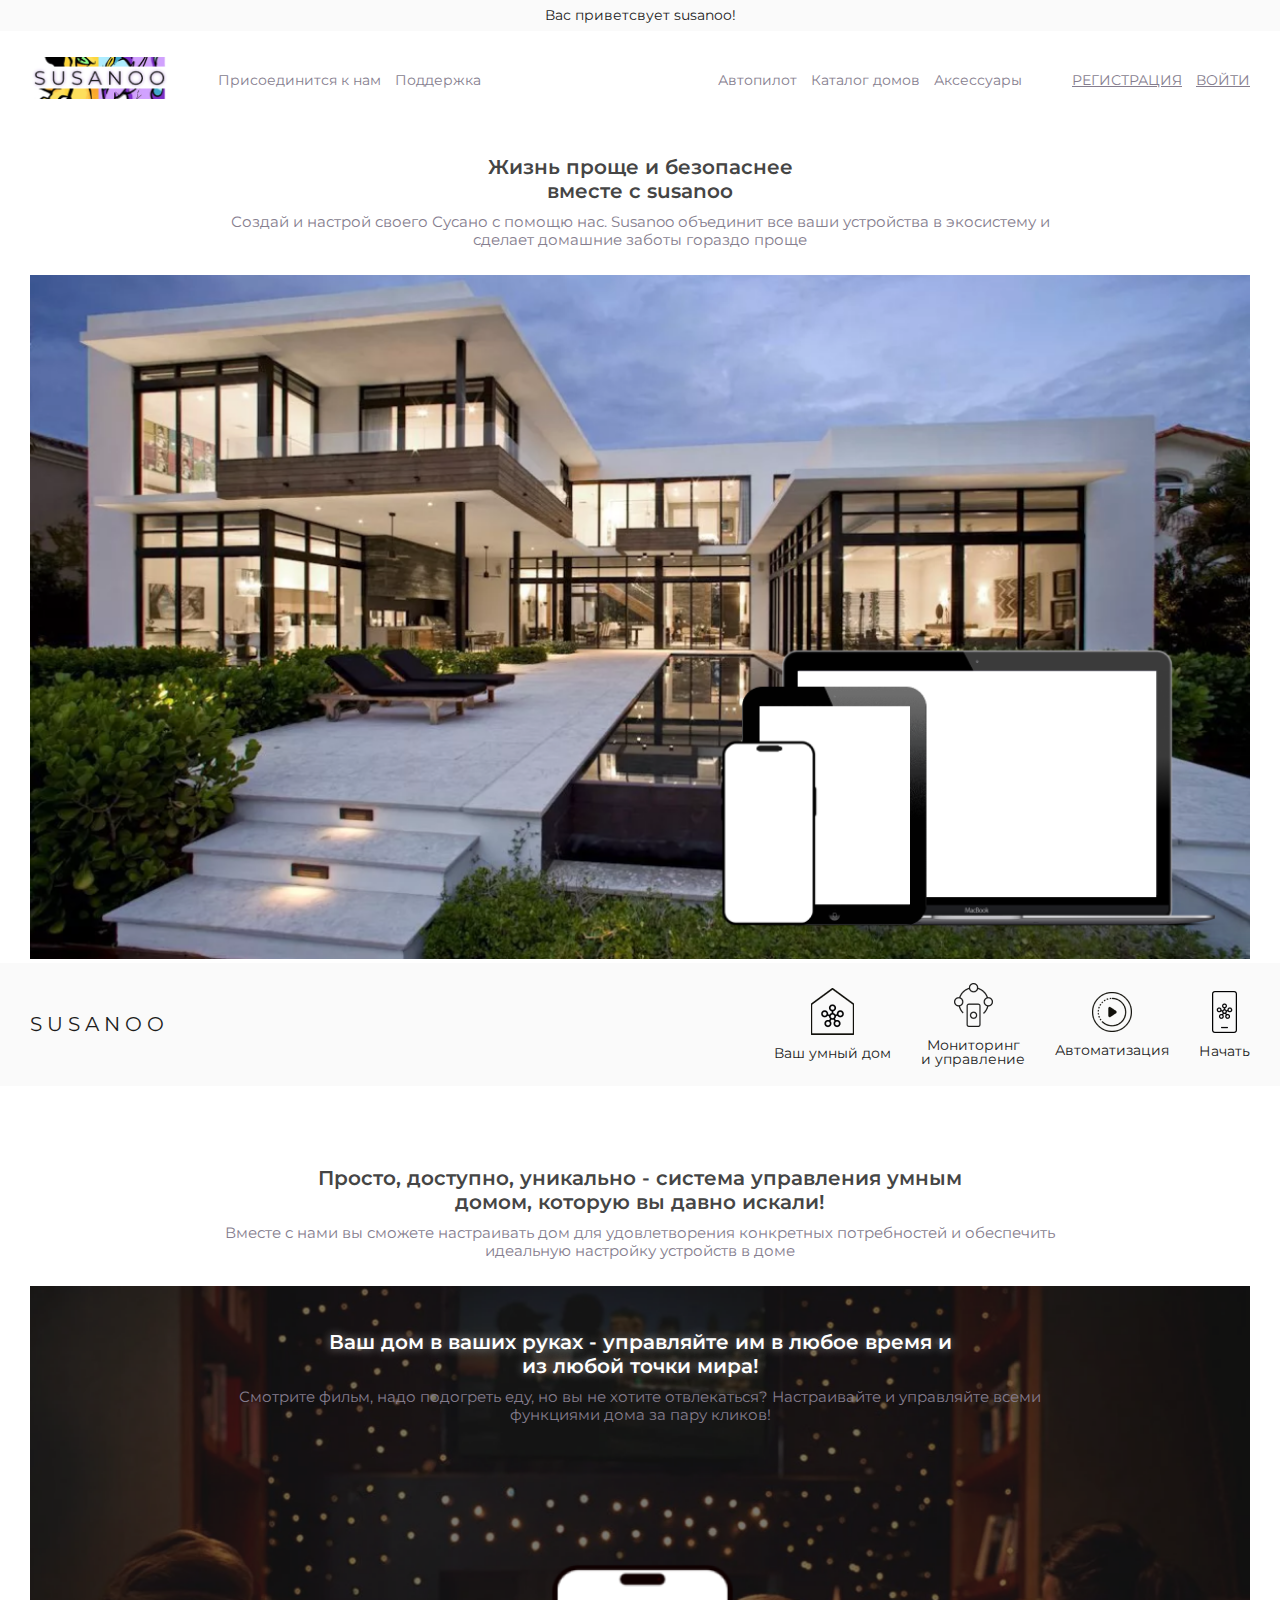
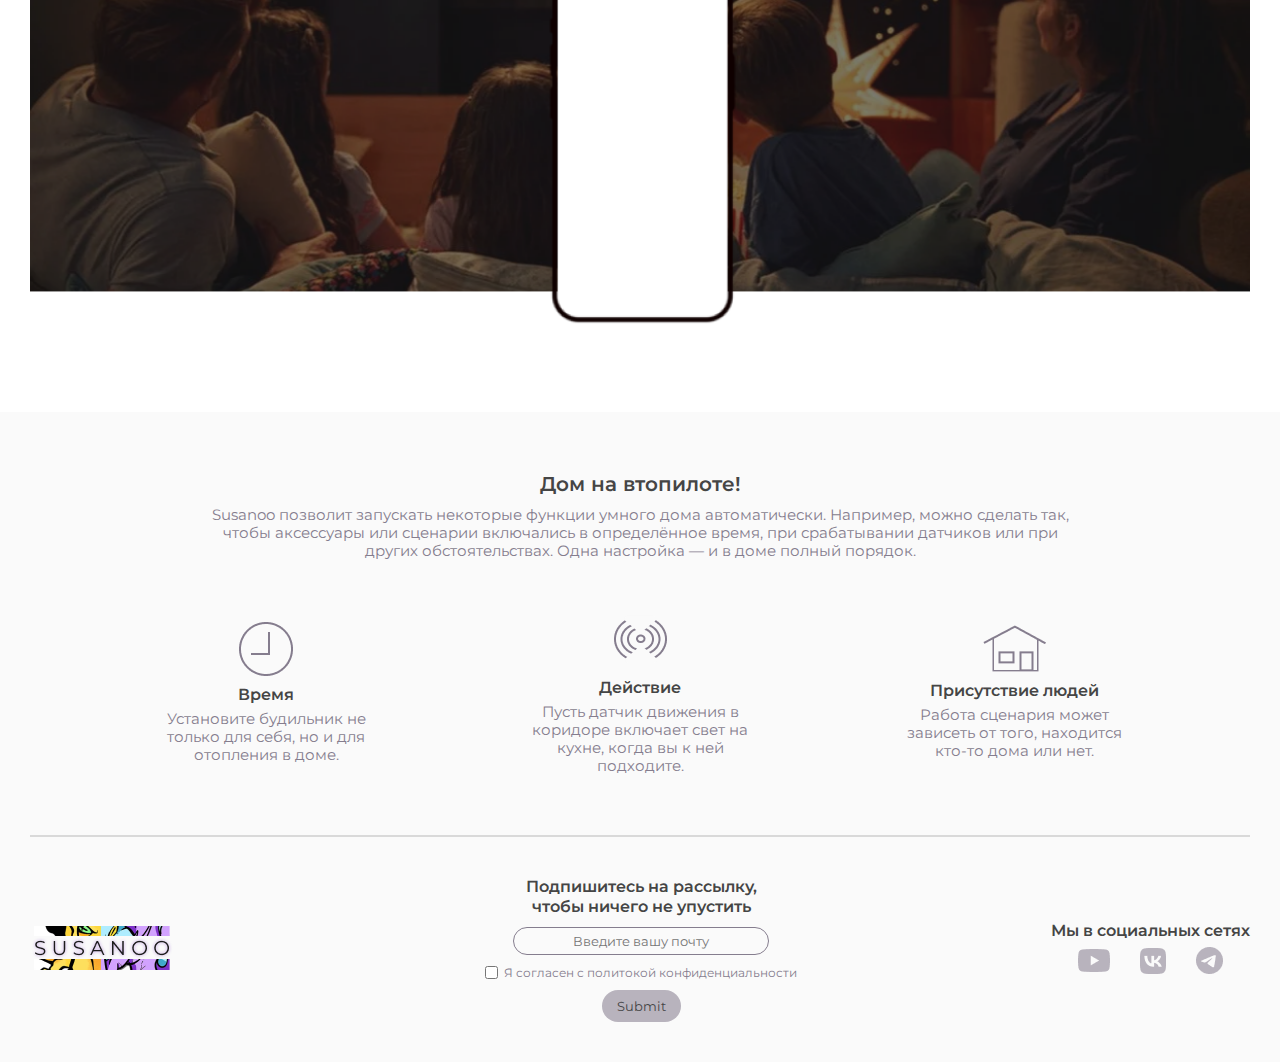
<file: index.html>
<!DOCTYPE html>
<html lang="en">
<head>
    <meta charset="UTF-8">
    <meta http-equiv="X-UA-Compatible" content="IE=edge">
    <meta name="viewport" content="width=device-width, initial-scale=1.0">
    <link rel="stylesheet" href="assets/css/index.css">
    <title>S U S A N O O</title>
</head>
<body>
    <!-- --------------------------F I R S T   W O R D---------------------->
    <div class="welcome">
        <p> Вас приветсвует susanoo! </p>
    </div>
    <!-- --------------------------F I R S T   W O R D---------------------->

    <!-- --------------------------H E A D E R---------------------->
    <header class="header">
        <div class="logo_header">
            <img src="assets/image/logo.png" alt="logo">
        </div>
        <div class="nav_menu_header">
            <div class="left_nav_menu">
                <a href="#"> Присоединится к нам </a>
                <a href="#"> Поддержка </a>
            </div>
            <div class="right_nav_menu">
                <a href="#"> Автопилот </a>
                <a href="#"> Каталог домов </a>
                <a href="#"> Аксессуары </a>
            </div>
        </div>
        <div class="buts_header">
            <div class="but_link">
                <a href="#"> РЕГИСТРАЦИЯ </a>
            </div>
            <div class="but_link">
                <a href="#"> ВОЙТИ </a>
            </div>

            <div class="but_burger_menu">
                <div class="burger_item"></div>
                <div class="burger_item"></div>
                <div class="burger_item"></div>
            </div>
        </div>

        
    </header>
    <!-- --------------------------H E A D E R---------------------->

    <!-- --------------------------B A N N E R---------------------->
    <div class="main_banner">
        <div class="title_block">
            <div class="main_title">
                <p> Жизнь проще и безопаснее вместе с susanoo </p>
            </div>
            <div class="second_title">
                <p> Создай и настрой своего Сусано с помощю нас. Susanoo 
                    объединит все ваши устройства в экосистему и сделает домашние
                     заботы гораздо проще </p>
            </div>
        </div>
        <!-- <div class="buts_banner">
            <a href="#"><div class="but_link_banner">
                <p> Купить умный дом </p>
                <img src="assets/image/arrow.png">
            </div>
            <a href="#"><div class="but_link_banner">
                <p> Присоединиться к нам </p>
                <img src="assets/image/arrow.png">
            </div></a>
        </div> -->
        <div class="banner_img">
            <img src="assets/image/banner.png" alt="banner">
        </div>
    </div>
    <!-- --------------------------B A N N E R---------------------->

    <!-- --------------------------N A V   M E N U  B A N N E R---------------------->
    <div class="nav_menu_banner">
        <div class="container_menu">
            <div class="logo_banner">
                <p> S U S A N O O </p>
            </div>
            <div class="icons_banner">
                <div class="sector_banner">
                    <div class="img_sector">
                        <img src="assets/image/banner_i1.png" alt="">
                    </div>
                    <p> Ваш умный дом </p>
                </div>
                <div class="sector_banner">
                    <div class="img_sector">
                        <img src="assets/image/banner_i2.png" alt="">
                    </div>
                    <p> Мониторинг <br> и управление </p>
                </div>
                <div class="sector_banner">
                    <div class="img_sector">
                        <img src="assets/image/banner_i3.png" alt="">
                    </div>
                    <p> Автоматизация </p>
                </div>
                <div class="sector_banner">
                    <div class="img_sector">
                        <img src="assets/image/banner_i4.png" alt="">
                    </div>
                    <p> Начать </p>
                </div>
            </div>
        </div>
    </div>
    <!-- --------------------------N A V   M E N U  B A N N E R---------------------->

    <!-- --------------------------C O N T R O L---------------------->
    <div class="control">
        <div class="title_block">
            <div class="main_title_cont">
                <p> Просто, доступно, уникально - система управления
                     умным домом, которую вы давно искали! </p>
            </div>
            <div class="second_title">
                <p> Вместе с нами вы сможете настраивать дом для 
                    удовлетворения конкретных потребностей и обеспечить 
                    идеальную настройку устройств в доме  </p>
            </div>
        </div>
        <div class="banner_control">
            <div class="img_banner_control">
                <img src="assets/image/banner_control.png">

                <div class="description_banner_control">
                    <div class="text_description_control">
                        <div class="main_description_control">
                            <p> Ваш дом в ваших руках - управляйте им в 
                                любое время и из любой точки мира! </p>
                        </div>
                        <div class="second_description_control">
                            <p> Смотрите фильм, надо подогреть еду, но вы 
                                не хотите отвлекаться? Настраивайте и управляйте 
                                всеми функциями дома за пару кликов! </p>
                        </div>
                    </div>
                </div>
            </div>
        </div>
    </div>
    <!-- --------------------------C O N T R O L---------------------->

    <!-- --------------------------A U T O   P I L O T---------------------->
    <div class="auto_pilot">
        <div class="container_auto_pilot">
            <div class="title_block">
                <div class="main_title">
                    <p> Дом на втопилоте! </p>
                </div>
                <div class="second_title">
                    <p> Susanoo позволит запускать некоторые функции 
                        умного дома автоматически. Например, можно сделать 
                        так, чтобы аксессуары или сценарии включались в 
                        определённое время, при срабатывании датчиков или 
                        при других обстоятельствах. Одна настройка — и в доме 
                        полный порядок. </p>
                </div>
            </div>

            <div class="sections_auto_pilot">
                <div class="section_auto_pilot">
                    <div class="icon_setction_auto_pilot">
                        <img src="assets/image/auto_i1.png" alt="">
                    </div>
                    <div class="title_section_auto_pilot">
                        <p> Время </p>
                    </div>
                    <div class="description_section_auto_pilot">
                        <p> Установите будильник не только для себя, 
                            но и для отопления в доме. </p>
                    </div>
                </div>
                <div class="section_auto_pilot">
                    <div class="icon_setction_auto_pilot">
                        <img src="assets/image/auto_i2.png" alt="">
                    </div>
                    <div class="title_section_auto_pilot">
                        <p> Действие </p>
                    </div>
                    <div class="description_section_auto_pilot">
                        <p> Пусть датчик движения в коридоре включает 
                            свет на кухне, когда вы к ней подходите. </p>
                    </div>
                </div>
                <div class="section_auto_pilot">
                    <div class="icon_setction_auto_pilot">
                        <img src="assets/image/auto_i3.png" alt="">
                    </div>
                    <div class="title_section_auto_pilot">
                        <p> Присутствие людей </p>
                    </div>
                    <div class="description_section_auto_pilot">
                        <p> Работа сценария может зависеть от того, 
                            находится кто-то дома или нет. </p>
                    </div>
                </div>
            </div>
            <!-- -------------------F O O T E R----------------------------- -->
            <div class="container_footer">
                <div class="logo_footer">
                    <img src="assets/image/logo_footer.png" alt="">
                </div>
                <div class="malling_footer">
                    <form class="form_input">
                        <div class="title_malling">
                            <p> Подпишитесь на рассылку, чтобы 
                                ничего не упустить </p>
                        </div>
                        <div class="input_malling">
                            <input type="text" placeholder="Введите вашу почту">
                        </div>
                        <label class="checkbox_input">
                            <input type="checkbox" required>
                            <p> Я согласен с политокой конфиденциальности </p>
                        </label>
                        <div class="but_form_malling">
                            <input type="submit" class="but_malling">
                        </div>
                    </form>
                </div>
                <div class="connect_footer">
                    <div class="title_connect_footer">
                        <p> Мы в социальных сетях </p>
                    </div>
                    <div class="icons_connect_footer">
                        <a href="#"> <img src="assets/image/footer_i1.png" alt="youtube"> </a>
                        <a href="#"> <img src="assets/image/footer_i2.png" alt="vk"> </a>
                        <a href="#"> <img src="assets/image/footer_i3.png" alt="tellegram"> </a>
                    </div>            
                </div>
            </div>
            <!-- -------------------F O O T E R----------------------------- -->
        </div>
    </div>
    <!-- --------------------------A U T O   P I L O T---------------------->


</body>
</html>
</file>
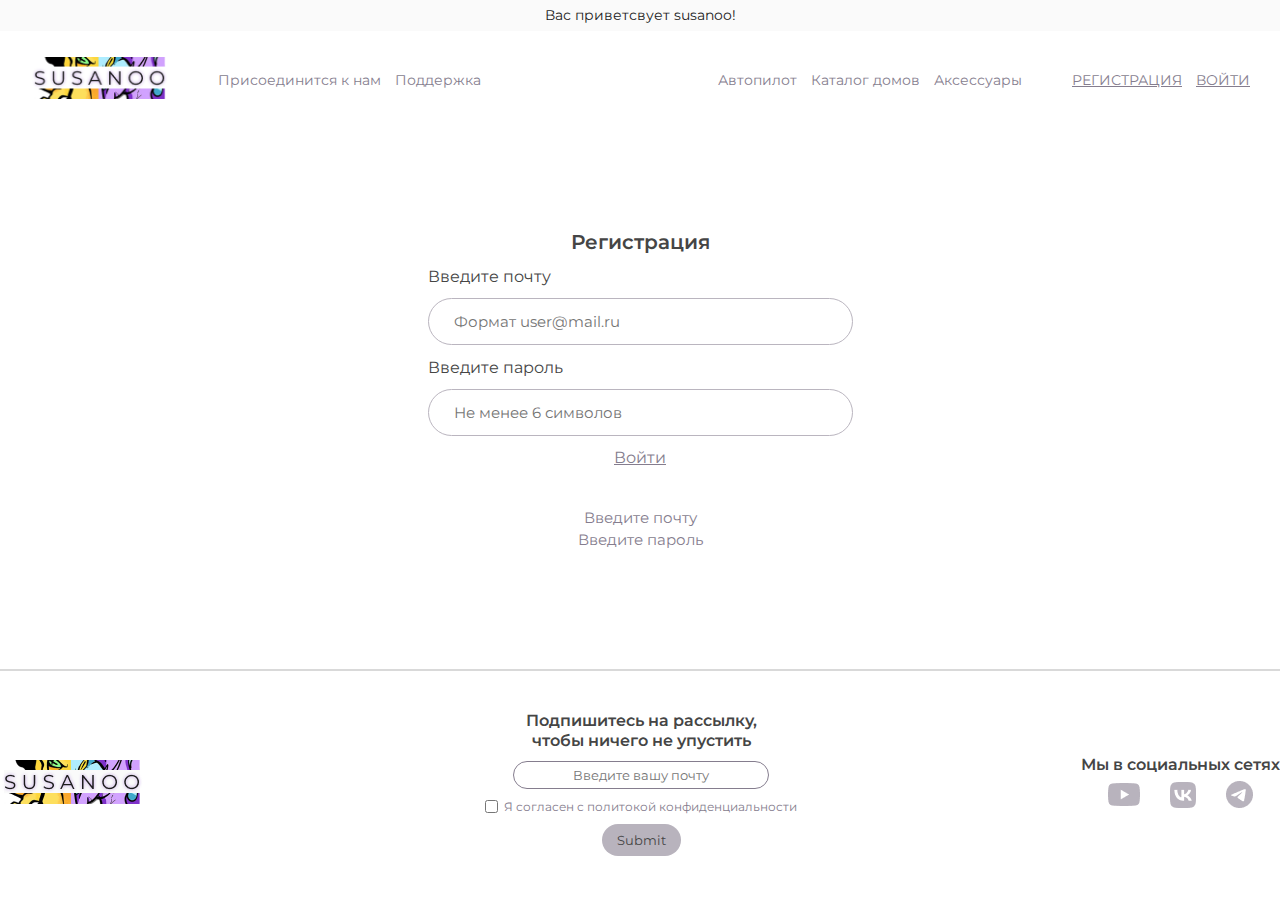
<file: auth.html>
<!DOCTYPE html>
<html lang="en">
<head>
    <meta charset="UTF-8">
    <meta http-equiv="X-UA-Compatible" content="IE=edge">
    <meta name="viewport" content="width=device-width, initial-scale=1.0">
    <link rel="stylesheet" href="assets/css/index.css">
    <title>S U S A N O O</title>
</head>
<body>
    <!-- --------------------------F I R S T   W O R D---------------------->
    <div class="welcome">
        <p> Вас приветсвует susanoo! </p>
    </div>
    <!-- --------------------------F I R S T   W O R D---------------------->

    <!-- --------------------------H E A D E R---------------------->
    <header class="header">
        <div class="logo_header">
            <img src="assets/image/logo.png" alt="logo">
        </div>
        <div class="nav_menu_header">
            <div class="left_nav_menu">
                <a href="#"> Присоединится к нам </a>
                <a href="#"> Поддержка </a>
            </div>
            <div class="right_nav_menu">
                <a href="#"> Автопилот </a>
                <a href="#"> Каталог домов </a>
                <a href="#"> Аксессуары </a>
            </div>
        </div>
        <div class="buts_header">
            <div class="but_link">
                <a href="#"> РЕГИСТРАЦИЯ </a>
            </div>
            <div class="but_link">
                <a href="#"> ВОЙТИ </a>
            </div>
        </div>
    </header>
    <!-- --------------------------H E A D E R---------------------->

    <div class="form_links_inputs">
        <form class="registr_auth">
            <div class="title_form">
                <p> Регистрация </p>
            </div>
            <div class="form_input_registr_auth">
                <p> Введите почту </p>
                <input type="text" placeholder="Формат user@mail.ru">
            </div>
            <div class="form_input_registr_auth">
                <p> Введите пароль </p>
                <input type="password" placeholder="Не менее 6 символов">
            </div>
            <div class="form_input_registr_auth_but">
                <input type="submit" class="but_registr_auth" value="Войти">
            </div>
            <div class="errors">
                <p class="error_form"> Введите почту </p>
                <p class="error_form"> Введите пароль </p>
            </div>
        </form>
    </div>

    <!-- --------------------------F O O T E R---------------------->
        <div class="container_footer">
            <div class="logo_footer">
                <img src="assets/image/logo_footer.png" alt="">
            </div>
            <div class="malling_footer">
                <form class="form_input">
                    <div class="title_malling">
                        <p> Подпишитесь на рассылку, чтобы 
                            ничего не упустить </p>
                    </div>
                    <div class="input_malling">
                        <input type="text" placeholder="Введите вашу почту">
                    </div>
                    <label class="checkbox_input">
                        <input type="checkbox" required>
                        <p> Я согласен с политокой конфиденциальности </p>
                    </label>
                    <div class="but_form_malling">
                        <input type="submit" class="but_malling">
                    </div>
                </form>
            </div>
            <div class="connect_footer">
                <div class="title_connect_footer">
                    <p> Мы в социальных сетях </p>
                </div>
                <div class="icons_connect_footer">
                    <a href="#"> <img src="assets/image/footer_i1.png" alt="youtube"> </a>
                    <a href="#"> <img src="assets/image/footer_i2.png" alt="vk"> </a>
                    <a href="#"> <img src="assets/image/footer_i3.png" alt="tellegram"> </a>
                </div>            
            </div>
        </div>
    <!-- --------------------------F O O T E R---------------------->

</body>
</html>
</file>
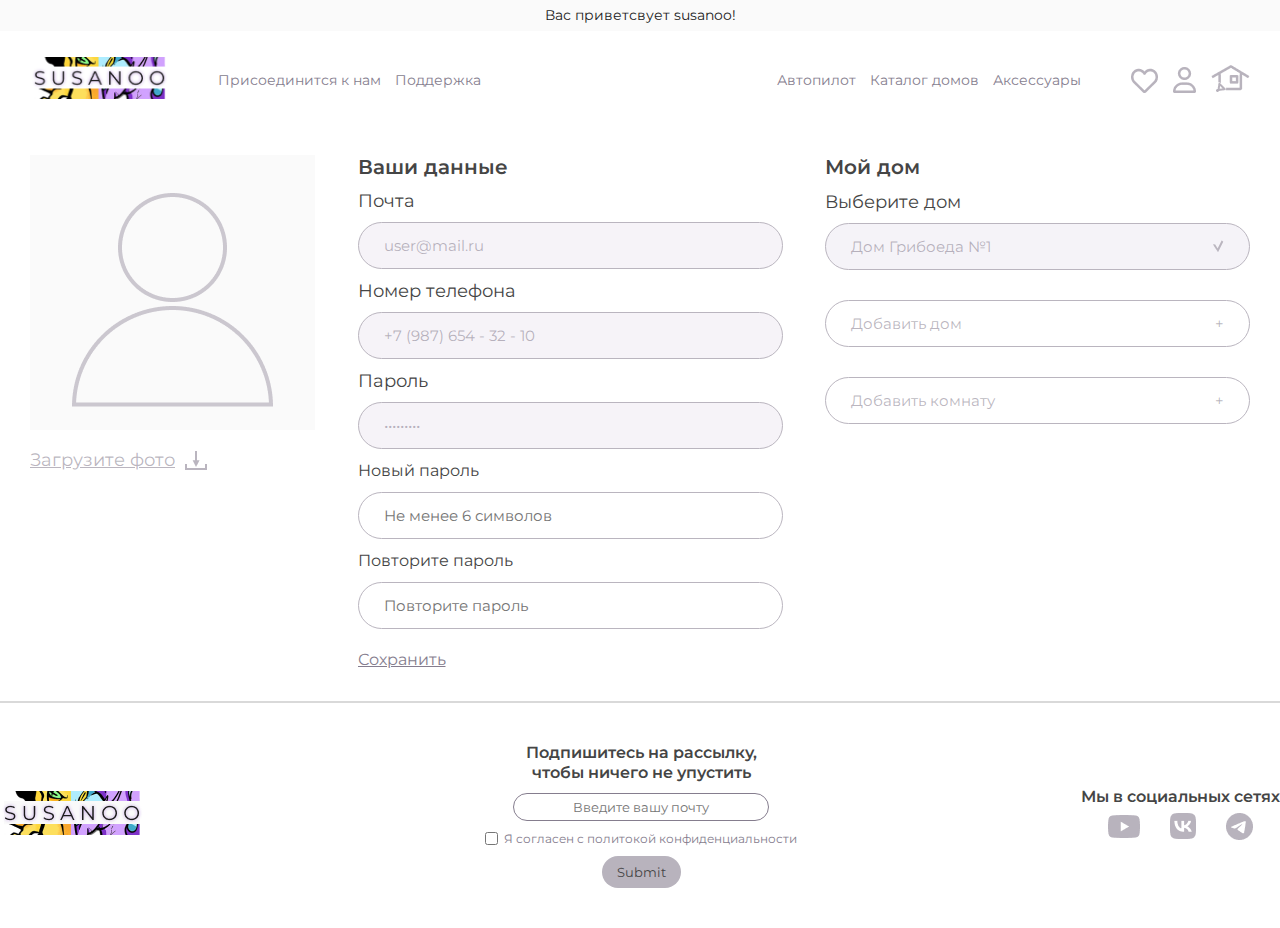
<file: profil.html>
<!DOCTYPE html>
<html lang="en">
<head>
    <meta charset="UTF-8">
    <meta http-equiv="X-UA-Compatible" content="IE=edge">
    <meta name="viewport" content="width=device-width, initial-scale=1.0">
    <link rel="stylesheet" href="assets/css/index.css">
    <title>S U S A N O O</title>
</head>
<body>

    <!-- --------------------------F I R S T   W O R D---------------------->
    <div class="welcome">
        <p> Вас приветсвует susanoo! </p>
    </div>
    <!-- --------------------------F I R S T   W O R D---------------------->

    <!-- --------------------------H E A D E R---------------------->
    <header class="header">
        <div class="logo_header">
            <img src="assets/image/logo.png" alt="logo">
        </div>
        <div class="nav_menu_header">
            <div class="left_nav_menu">
                <a href="#"> Присоединится к нам </a>
                <a href="#"> Поддержка </a>
            </div>
            <div class="right_nav_menu">
                <a href="#"> Автопилот </a>
                <a href="#"> Каталог домов </a>
                <a href="#"> Аксессуары </a>
            </div>
        </div>
        <div class="buts_header">
            <div class="header_icons">
                <img src="assets/image/header_i1.png" alt="">
                <img src="assets/image/header_i2.png" alt="">
                <img src="assets/image/header_i3.png" alt="">
            </div>
        </div>
    </header>
    <!-- --------------------------H E A D E R---------------------->

    <div class="profil">
        <div class="profil_avatar">
            <div class="avatar_photo">
                <img src="assets/image/profil_photo.png" alt="">
            </div>
            <div class="photo_update">
                
                <label class="avatar">
                    <div class="update_avatar" id="avatar_for_label">
                        <p> Загрузите фото </p>
                        <img src="assets/image/update_photo.png" alt="">
                    </div>
                    <input type="file" for="avatar_for_label">
                </label>
            </div>
        </div>
        <div class="profil_data">
            <form class="profil_form">
                <div class="title_form">
                    <p> Ваши данные </p>
                </div>
                <div class="form_input_data_profil">
                    <p> Почта </p>
                    <input type="text" value="user@mail.ru">
                </div>
                <div class="form_input_data_profil">
                    <p> Номер телефона </p>
                    <input type="text" value="+7 (987) 654 - 32 - 10">
                </div>
                <div class="form_input_data_profil">
                    <p> Пароль </p>
                    <input type="password"  value="123321123">
                </div>
                <div class="form_input_registr_auth">
                    <p> Новый пароль </p>
                    <input type="password" placeholder="Не менее 6 символов">
                </div>
                <div class="form_input_registr_auth">
                    <p> Повторите пароль </p>
                    <input type="password" placeholder="Повторите пароль">
                </div>
                <div class="form_input_profil_but">
                    <input type="submit" class="but_registr_auth" value="Сохранить">
                </div>
            </form>
        </div>
        <div class="house_data">
            <div class="form_house">
                <div class="title_form">
                    <p> Мой дом </p>
                </div>
                <div class="form_but_house">
                    <div class="select_house">
                        <p> Выберите дом </p>
                        <div class="select_but_house">
                            <p> Дом Грибоеда №1 </p>
                            <img src="assets/image/jack.png" alt="">
                        </div>
                    </div>
                    <div class="add_but">
                        <p> Добавить дом </p>
                        <p> + </p>
                    </div>
                    <div class="add_but">
                        <p> Добавить комнату </p>
                        <p> + </p>
                    </div>
                </div>
            </div>
        </div>
    </div>

    <!-- --------------------------F O O T E R---------------------->
        <div class="container_footer">
            <div class="logo_footer">
                <img src="assets/image/logo_footer.png" alt="">
            </div>
            <div class="malling_footer">
                <form class="form_input">
                    <div class="title_malling">
                        <p> Подпишитесь на рассылку, чтобы 
                            ничего не упустить </p>
                    </div>
                    <div class="input_malling">
                        <input type="text" placeholder="Введите вашу почту">
                    </div>
                    <label class="checkbox_input">
                        <input type="checkbox" required>
                        <p> Я согласен с политокой конфиденциальности </p>
                    </label>
                    <div class="but_form_malling">
                        <input type="submit" class="but_malling">
                    </div>
                </form>
            </div>
            <div class="connect_footer">
                <div class="title_connect_footer">
                    <p> Мы в социальных сетях </p>
                </div>
                <div class="icons_connect_footer">
                    <a href="#"> <img src="assets/image/footer_i1.png" alt="youtube"> </a>
                    <a href="#"> <img src="assets/image/footer_i2.png" alt="vk"> </a>
                    <a href="#"> <img src="assets/image/footer_i3.png" alt="tellegram"> </a>
                </div>            
            </div>
        </div>
    <!-- --------------------------F O O T E R---------------------->

</body>
</html>
</file>
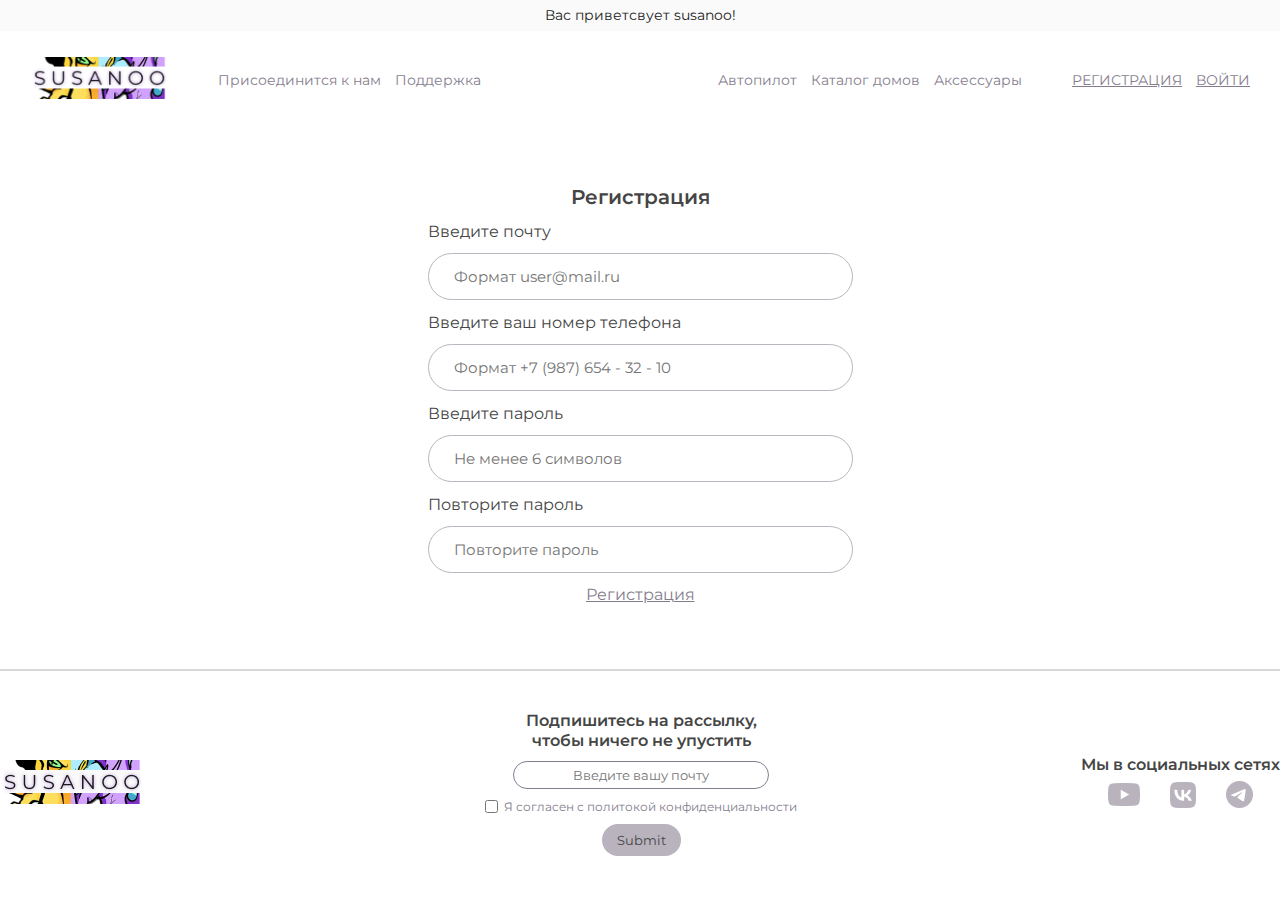
<file: registr.html>
<!DOCTYPE html>
<html lang="en">
<head>
    <meta charset="UTF-8">
    <meta http-equiv="X-UA-Compatible" content="IE=edge">
    <meta name="viewport" content="width=device-width, initial-scale=1.0">
    <link rel="stylesheet" href="assets/css/index.css">
    <title>S U S A N O O</title>
</head>
<body>
    <!-- --------------------------F I R S T   W O R D---------------------->
    <div class="welcome">
        <p> Вас приветсвует susanoo! </p>
    </div>
    <!-- --------------------------F I R S T   W O R D---------------------->

    <!-- --------------------------H E A D E R---------------------->
    <header class="header">
        <div class="logo_header">
            <img src="assets/image/logo.png" alt="logo">
        </div>
        <div class="nav_menu_header">
            <div class="left_nav_menu">
                <a href="#"> Присоединится к нам </a>
                <a href="#"> Поддержка </a>
            </div>
            <div class="right_nav_menu">
                <a href="#"> Автопилот </a>
                <a href="#"> Каталог домов </a>
                <a href="#"> Аксессуары </a>
            </div>
        </div>
        <div class="buts_header">
            <div class="but_link">
                <a href="#"> РЕГИСТРАЦИЯ </a>
            </div>
            <div class="but_link">
                <a href="#"> ВОЙТИ </a>
            </div>
        </div>
    </header>
    <!-- --------------------------H E A D E R---------------------->

    <div class="form_links_inputs">
        <form class="registr_auth">
            <div class="title_form">
                <p> Регистрация </p>
            </div>
            <div class="form_input_registr_auth">
                <p> Введите почту </p>
                <input type="text" placeholder="Формат user@mail.ru">
            </div>
            <div class="form_input_registr_auth">
                <p> Введите ваш номер телефона </p>
                <input type="text" placeholder="Формат +7 (987) 654 - 32 - 10">
            </div>
            <div class="form_input_registr_auth">
                <p> Введите пароль </p>
                <input type="password" placeholder="Не менее 6 символов">
            </div>
            <div class="form_input_registr_auth">
                <p> Повторите пароль </p>
                <input type="password" placeholder="Повторите пароль">
            </div>
            <div class="form_input_registr_auth_but">
                <input type="submit" class="but_registr_auth" value="Регистрация">
            </div>
            <!-- <div class="errors">
                <p class="error_form"> Введите почту </p>
                <p class="error_form"> Введите номер телефона </p>
                <p class="error_form"> Введите пароль </p>
            </div> -->
        </form>
    </div>

    <!-- --------------------------F O O T E R---------------------->
        <div class="container_footer">
            <div class="logo_footer">
                <img src="assets/image/logo_footer.png" alt="">
            </div>
            <div class="malling_footer">
                <form class="form_input">
                    <div class="title_malling">
                        <p> Подпишитесь на рассылку, чтобы 
                            ничего не упустить </p>
                    </div>
                    <div class="input_malling">
                        <input type="text" placeholder="Введите вашу почту">
                    </div>
                    <label class="checkbox_input">
                        <input type="checkbox" required>
                        <p> Я согласен с политокой конфиденциальности </p>
                    </label>
                    <div class="but_form_malling">
                        <input type="submit" class="but_malling">
                    </div>
                </form>
            </div>
            <div class="connect_footer">
                <div class="title_connect_footer">
                    <p> Мы в социальных сетях </p>
                </div>
                <div class="icons_connect_footer">
                    <a href="#"> <img src="assets/image/footer_i1.png" alt="youtube"> </a>
                    <a href="#"> <img src="assets/image/footer_i2.png" alt="vk"> </a>
                    <a href="#"> <img src="assets/image/footer_i3.png" alt="tellegram"> </a>
                </div>            
            </div>
        </div>
    <!-- --------------------------F O O T E R---------------------->

</body>
</html>
</file>
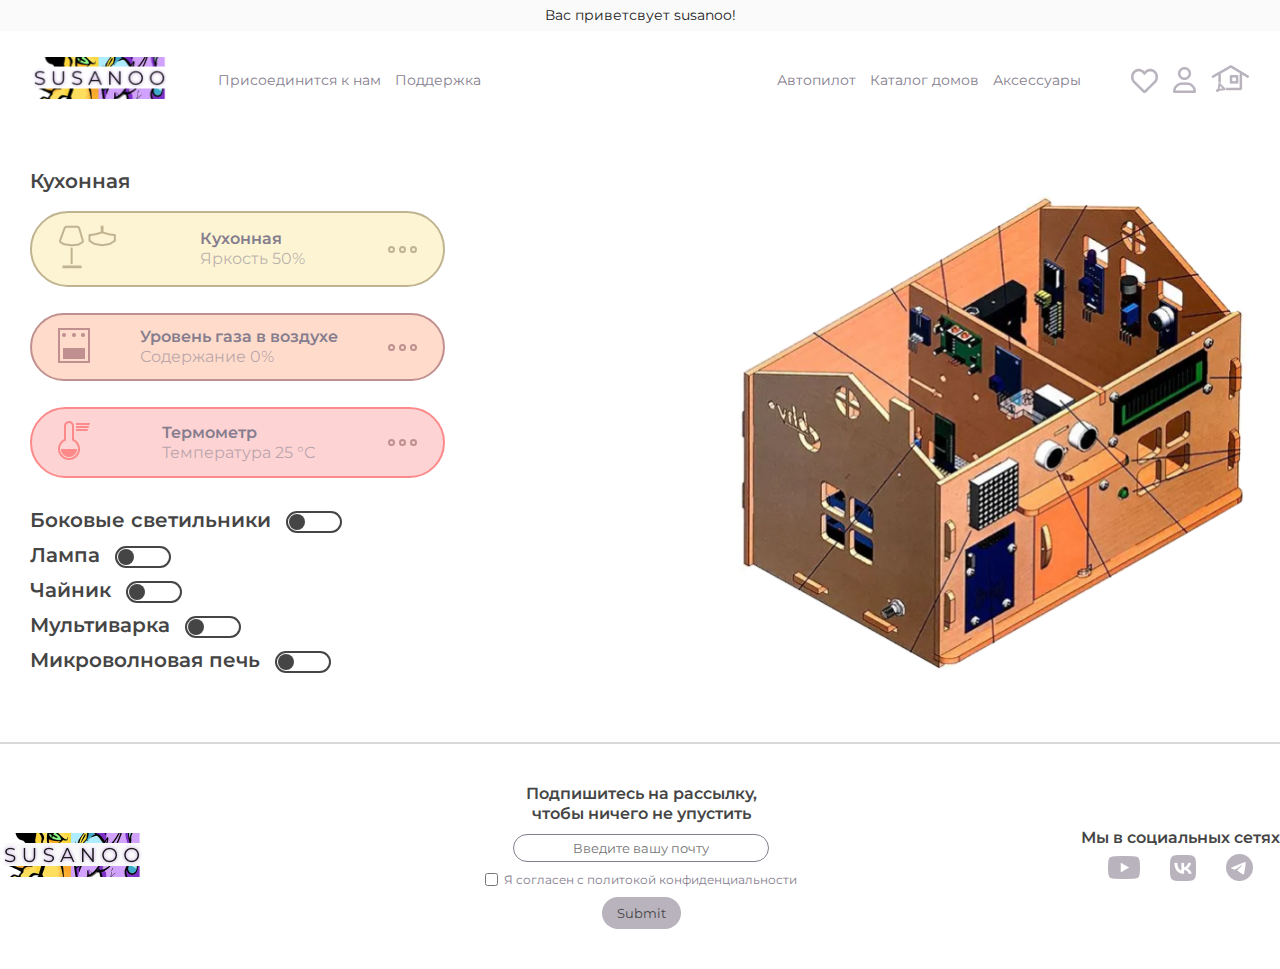
<file: rooms.html>
<!DOCTYPE html>
<html lang="en">
<head>
    <meta charset="UTF-8">
    <meta http-equiv="X-UA-Compatible" content="IE=edge">
    <meta name="viewport" content="width=device-width, initial-scale=1.0">
    <link rel="stylesheet" href="assets/css/index.css">
    <title>S U S A N O O</title>
</head>
<body>

    <!-- --------------------------M O D A L   W I N D O W---------------------->
    <!-- <div class="modal_window">
        <div class="container_modal_window">
            <div class="icons_modal_window">
                <img src="assets/image/modal_icon_close.png" alt="">
                <img src="assets/image/modal_icon_home.png" alt="">
            </div>
            <div class="modal_rooms_list">
                <div class="title_list_modal">
                    <p> Комнаты </p>
                </div>
                <div class="names_rooms_list">
                    <a href="#"><div class="name_room">
                        <img src="assets/image/street_icon.png" alt="">
                        <p> Улица </p>
                    </div></a>
                    <a href="#"><div class="name_room">
                        <img src="assets/image/bed_icon.png" alt="">
                        <p> Спальная комната </p>
                    </div></a>
                    <a href="#"><div class="name_room">
                        <img src="assets/image/food_icon.png" alt="">
                        <p> Кухонная </p>
                    </div></a>
                    <a href="#"><div class="name_room">
                        <img src="assets/image/holl_icon.png" alt="">
                        <p> Холл </p>
                    </div></a>
                    <a href="#"><div class="name_room">
                        <img src="assets/image/garage_icon.png" alt="">
                        <p> Гараж </p>
                    </div></a>
                </div>
            </div>
        </div>
    </div> -->
    <!-- --------------------------M O D A L   W I N D O W---------------------->

    <!-- --------------------------F I R S T   W O R D---------------------->
    <div class="welcome">
        <p> Вас приветсвует susanoo! </p>
    </div>
    <!-- --------------------------F I R S T   W O R D---------------------->

    <!-- --------------------------H E A D E R---------------------->
    <header class="header">
        <div class="logo_header">
            <img src="assets/image/logo.png" alt="logo">
        </div>
        <div class="nav_menu_header">
            <div class="left_nav_menu">
                <a href="#"> Присоединится к нам </a>
                <a href="#"> Поддержка </a>
            </div>
            <div class="right_nav_menu">
                <a href="#"> Автопилот </a>
                <a href="#"> Каталог домов </a>
                <a href="#"> Аксессуары </a>
            </div>
        </div>
        <div class="buts_header">
            <div class="header_icons">
                <img src="assets/image/header_i1.png" alt="">
                <img src="assets/image/header_i2.png" alt="">
                <img src="assets/image/header_i3.png" alt="">
            </div>
        </div>
    </header>
    <!-- --------------------------H E A D E R---------------------->

    <div class="content_room">
        <div class="left_side">
            <div class="title_name_room">
                <p> Кухонная </p>
            </div>
            <div class="monitoring">
                <div class="monitor_light">
                    <!-- <div class="input_monitor">
                        <label for="light" class="label_light">
                            <input type="range" id="light">
                        </label>
                    </div> -->
                    <div class="icon_monitor">
                        <img src="assets/image/light.png" alt="">
                    </div>
                    <div class="title_monitor">
                        <div class="main_title_monitor">
                            <p> Кухонная </p>
                        </div>
                        <div class="second_title_monitor">
                            <p> Яркость 50%</p>
                        </div>
                    </div>
                    <div class="other_monitor">
                        <div class="points">
                            <div class="point_but_light"></div>
                            <div class="point_but_light"></div>
                            <div class="point_but_light"></div>
                        </div>
                    </div>
                </div>
                <div class="monitor_gas">
                    <div class="icon_monitor">
                        <img src="assets/image/gas.png" alt="">
                    </div>
                    <div class="title_monitor">
                        <div class="main_title_monitor">
                            <p> Уровень газа в воздухе </p>
                        </div>
                        <div class="second_title_monitor">
                            <p> Содержание 0% </p>
                        </div>
                    </div>
                    <div class="other_monitor">
                        <div class="points">
                            <div class="point_but_gas"></div>
                            <div class="point_but_gas"></div>
                            <div class="point_but_gas"></div>
                        </div>
                    </div>
                </div>
                <div class="monitor_temperature">
                    <div class="icon_monitor">
                        <img src="assets/image/temperature.png" alt="">
                    </div>
                    <div class="title_monitor">
                        <div class="main_title_monitor">
                            <p> Термометр </p>
                        </div>
                        <div class="second_title_monitor">
                            <p> Температура 25 °C</p>
                        </div>
                    </div>
                    <div class="other_monitor">
                        <div class="points">
                            <div class="point_but_temp"></div>
                            <div class="point_but_temp"></div>
                            <div class="point_but_temp"></div>
                        </div>
                    </div>
                </div>
            </div>
            <div class="regulation">
                <div class="regulation_device">
                    <p class="regulation_name"> Боковые светильники </p>

                    <div class="but_regulation">
                        <label class="switch">
                            <input type="checkbox">
                            <span class="slider"></span>
                        </label>
                    </div>
                </div>

                <div class="regulation_device">
                    <p class="regulation_name"> Лампа </p>

                    <div class="but_regulation">
                        <label class="switch">
                            <input type="checkbox">
                            <span class="slider"></span>
                        </label>
                    </div>
                </div>
                
                <div class="regulation_device">
                    <p class="regulation_name"> Чайник </p>

                    <div class="but_regulation">
                        <label class="switch">
                            <input type="checkbox">
                            <span class="slider"></span>
                        </label>
                    </div>
                </div>

                <div class="regulation_device">
                    <p class="regulation_name"> Мультиварка </p>

                    <div class="but_regulation">
                        <label class="switch">
                            <input type="checkbox">
                            <span class="slider"></span>
                        </label>
                    </div>
                </div>

                <div class="regulation_device">
                    <p class="regulation_name"> Микроволновая печь </p>

                    <div class="but_regulation">
                        <label class="switch">
                            <input type="checkbox">
                            <span class="slider"></span>
                        </label>
                    </div>
                </div>
            </div>
        </div>
        <div class="right_side">
            <img src="assets/image/house_back.png" alt="">
        </div>
    </div>

    <!-- --------------------------F O O T E R---------------------->
        <div class="container_footer">
            <div class="logo_footer">
                <img src="assets/image/logo_footer.png" alt="">
            </div>
            <div class="malling_footer">
                <form class="form_input">
                    <div class="title_malling">
                        <p> Подпишитесь на рассылку, чтобы 
                            ничего не упустить </p>
                    </div>
                    <div class="input_malling">
                        <input type="text" placeholder="Введите вашу почту">
                    </div>
                    <label class="checkbox_input">
                        <input type="checkbox" required>
                        <p> Я согласен с политокой конфиденциальности </p>
                    </label>
                    <div class="but_form_malling">
                        <input type="submit" class="but_malling">
                    </div>
                </form>
            </div>
            <div class="connect_footer">
                <div class="title_connect_footer">
                    <p> Мы в социальных сетях </p>
                </div>
                <div class="icons_connect_footer">
                    <a href="#"> <img src="assets/image/footer_i1.png" alt="youtube"> </a>
                    <a href="#"> <img src="assets/image/footer_i2.png" alt="vk"> </a>
                    <a href="#"> <img src="assets/image/footer_i3.png" alt="tellegram"> </a>
                </div>            
            </div>
        </div>
    <!-- --------------------------F O O T E R---------------------->

</body>
</html>
</file>
<file: assets/css/index.css>
*,
*::after,
*::before{
    margin: 0;
    padding: 0;

    box-sizing: border-box;
}

@font-face {
    font-family: 'Montserrat-regular';
    src: url('../css/fonts/montserrat/Montserrat-Regular.ttf');
}

@font-face {
    font-family: 'Montserrat-semibold';
    src: url('../css/fonts/montserrat/Montserrat-SemiBold.ttf');
}

body{
    display: flex;
    flex-direction: column;

    align-items: center;
}

a{
    text-decoration: none;
}

.welcome{
    width: 100%;
    background-color: #FAFAFA;
}

.welcome p{
    padding: 8px 0px;
    text-align: center;

    font-family: 'Montserrat-regular';
    font-style: normal;
    font-weight: 400;
    font-size: 14px;
    line-height: 15px;

    color: #1C1C1C;
}

/* --------------------------M O D A L   W I N D O W-------------------- */

.modal_window{
    position: absolute;
    z-index: 10;

    top: 0;
    right: 0;
}

.container_modal_window{
    padding: 30px;

    width: 600px;
    height: 100vh;

    background: #857D8E;

    display: flex;
    flex-direction: column;

    gap: 30px;
}

.icons_modal_window{
    display: flex;
    flex-direction: row;

    align-items: center;
    justify-content: space-between;
}

.title_list_modal{
    font-family: 'Montserrat-semibold';
    font-style: normal;
    font-weight: 600;
    font-size: 20px;
    line-height: 24px;
    text-align: right;

    color: #FFFFFF;

    padding-bottom: 30px;
}

.names_rooms_list{
    display: flex;
    flex-direction: column;

    align-items: flex-end;
    gap: 7px;
}

.name_room{
    display: flex;
    flex-direction: row;

    align-items: center;
    gap: 12px;
}

.name_room p{
    font-family: 'Montserrat-semibold';
    font-style: normal;
    font-weight: 600;
    font-size: 18px;
    line-height: 22px;

    text-align: right;

    color: rgba(255, 255, 255, 0.71);
}

.name_room:hover p{
    color: rgb(255, 255, 255);
}

/* --------------------------H E A D E R-------------------- */

.header{
    padding: 26px 30px;

    max-width: 1440px;
    width: 100%;

    display: flex;
    flex-direction: row;

    align-items: center;
    justify-content: space-between;
}

.logo_header img{
    max-width: 138px;
    width: 100%;
}

.nav_menu_header{
    padding: 0px 50px;

    display: flex;
    flex-direction: row;

    flex: 2;

    align-items: center;
    justify-content: space-between;
}

.nav_menu_header a{
    font-family: 'Montserrat-regular';
    font-style: normal;
    font-weight: 400;
    font-size: 14px;
    line-height: 17px;

    color: #857D8E;
}

.nav_menu_header a:hover{
    transition: 0.3s all ease;
    color: #FF9839;
}

.left_nav_menu{
    display: flex;
    flex-direction: row;

    gap: 14px;
}

.right_nav_menu{
    display: flex;
    flex-direction: row;

    gap: 14px;
}

.buts_header{
    display: flex;
    flex-direction: row;

    gap: 14px;
}

.but_link a{
    font-family: 'Montserrat-regular';
    font-style: normal;
    font-size: 14px;

    color: #857D8E;
    text-decoration: underline;
}

.but_link a:hover{
    transition: 0.3s all ease;
    color: #FF9839;
}

.header_icons{
    display: flex;
    flex-direction: row;

    align-items: center;
    gap: 15px;
}

.but_burger_menu{
    display: flex;
    flex-direction: column;

    justify-content: center;
    gap: 2px;

    position: absolute;
    visibility: hidden;
    opacity: 0;
}

.burger_item{
    width: 17px;
    height: 2px;

    background: #857D8E;
}

/* --------------------------B A N N E R-------------------- */

.main_banner{
    padding: 26px 30px;
    padding-bottom: 0px;

    max-width: 1440px;
    width: 100%;

    display: flex;
    flex-direction: column;

    align-items: center;
}

.title_block{
    display: flex;
    flex-direction: column;

    align-items: center;
    gap: 3px;
}

.main_title p{
    font-family: 'Montserrat-semibold';
    font-style: normal;
    font-weight: 600;
    font-size: 20px;
    line-height: 24px;
    text-align: center;

    color: #454545;

    max-width: 307px;
}

.second_title p{
    font-family: 'Montserrat-regular';
    font-style: normal;
    font-weight: 400;
    font-size: 15px;
    line-height: 18px;
    text-align: center;

    color: #857D8E;

    max-width: 875px;
}

.buts_banner{
    padding: 20px 0px;

    display: flex;
    flex-direction: row;

    gap: 20px;
}

.but_link_banner img{
    width: 13px;
    height: 13px;
}

.but_link_banner{
    display: flex;
    flex-direction: row;

    align-items: center;

    gap: 14px;

    padding: 8px 14px;

    font-family: 'Montserrat-regular';
    font-style: normal;
    font-weight: 400;
    font-size: 20px;
    line-height: 24px;

    color: #585858;

    border: 1px solid #585858;
    border-radius: 20px;

    transition: 0.3s all ease-in-out;
}

.but_link_banner:hover{
    transform: scale(1.05);
    transition: 0.3s all ease-in-out;
}

.banner_img{
    padding-top: 26px;

    max-width: 1440px;
    width: 100%;
}

.banner_img img{
    width: 100%;
}

/* --------------------------M E N U   B A N N E R-------------------- */

.nav_menu_banner{
    width: 100%;
    padding: 20px 0px;

    background-color: #FAFAFA;

    display: flex;

    align-items: center;
    justify-content: center;
}

.container_menu{
    padding: 0px 30px;
    max-width: 1440px;
    width: 100%;

    display: flex;
    flex-direction: row;

    align-items: center;
    justify-content: space-between;
}

.logo_banner{
    font-family: 'Montserrat-regular';
    font-style: normal;
    font-weight: 400;
    font-size: 20px;
    line-height: 24px;

    color: #1C1C1C;
}

.icons_banner{
    display: flex;
    flex-direction: row;

    align-items: center;
    gap: 30px;
}

.sector_banner{
    display: flex;
    flex-direction: column;
    
    align-items: center;
    gap: 7px;
}

.sector_banner p{
    font-family: 'Montserrat-regular';
    font-style: normal;
    font-weight: 400;
    font-size: 14px;
    line-height: 14px;
    text-align: center;

    color: #1C1C1C;
}

/* --------------------------C O N T R O L-------------------- */

.control{
    padding: 26px 30px;
    padding-top: 80px;

    max-width: 1440px;
    width: 100%;

    display: flex;
    flex-direction: column;

    align-items: center;
}

.title_block{
    display: flex;
    flex-direction: column;

    align-items: center;
    gap: 10px;
}

.main_title_cont p{
    font-family: 'Montserrat-semibold';
    font-style: normal;
    font-weight: 600;
    font-size: 20px;
    line-height: 24px;
    text-align: center;

    color: #454545;

    max-width: 675px;
}

.banner_control{
    position: relative;
    z-index: -10;

    padding-top: 26px;

    max-width: 1440px;
    width: 100%; 
}

.img_banner_control img{
    width: 100%;
}

.description_banner_control{
    position: absolute;
    z-index: 10;

    top: 70px;
    right: 0;
    left: 0;
}

.text_description_control{
    display: flex;
    flex-direction: column;
    align-items: center;

    gap: 10px;
}

.main_description_control p{
    font-family: 'Montserrat-semibold';
    font-style: normal;
    font-weight: 600;
    font-size: 20px;
    line-height: 24px;
    text-align: center;

    color: #FFFFFF;

    text-shadow: 0px 0px 10px #919191;

    max-width: 648px;
}

.second_description_control p{
    font-family: 'Montserrat-regular';
    font-style: normal;
    font-weight: 400;
    font-size: 15px;
    line-height: 18px;
    text-align: center;

    color: #857D8E;

    max-width: 875px;
}

/* --------------------------A U T O   P I L O T-------------------- */

.auto_pilot{
    width: 100%;

    background-color: #FAFAFA;

    display: flex;

    align-items: center;
    justify-content: center;
}

.container_auto_pilot{
    padding: 60px 30px;
    padding-bottom: 0px;
    max-width: 1440px;
    width: 100%;

    display: flex;
    flex-direction: column;

    align-items: center;
    justify-content: space-between;
}

.sections_auto_pilot{
    padding: 50px 10px;
    padding-bottom: 60px;

    display: flex;
    flex-direction: row;

    align-items: center;
    justify-content: space-between;

    gap: 150px;
}

.section_auto_pilot{
    display: flex;
    flex-direction: column;

    align-items: center;
    gap: 5px;
}

.title_section_auto_pilot p{
    font-family: 'Montserrat-semibold';
    font-style: normal;
    font-weight: 600;
    font-size: 16px;
    line-height: 20px;
    text-align: center;

    color: #454545;
}

.description_section_auto_pilot p{
    max-width: 224px;

    font-family: 'Montserrat-regular';
    font-style: normal;
    font-weight: 400;
    font-size: 15px;
    line-height: 18px;
    text-align: center;

    color: #857D8E;
}

/* --------------------------F O O T E R-------------------- */

.container_footer{
    border-top: 2px solid #D9D9D9;

    padding: 40px 0px;
    max-width: 1410px;
    width: 100%;

    display: flex;
    flex-direction: row;

    align-items: center;
    justify-content: space-between;
}

.malling_footer{
    display: flex;
    align-items: center;

    margin-left: 58px;
}

.form_input{
    display: flex;
    flex-direction: column;

    align-items: center;
    gap: 10px;
}

.title_malling p{
    font-family: 'Montserrat-semibold';
    font-style: normal;
    font-weight: 600;
    font-size: 16px;
    line-height: 20px;
    text-align: center;

    color: #454545;

    max-width: 272px;
}

.input_malling input{
    width: 256px;
    height: 28px;

    border: 1px solid #857D8E;
    border-radius: 29px;

    outline: none;
    background: none;

    font-family: 'Montserrat-regular';
    font-style: normal;
    font-weight: 400;
    font-size: 13px;
    line-height: 16px;
    text-align: center;

    color: rgba(133, 125, 142, 0.57);
}

.checkbox_input {
    display: flex;
    flex-direction: row;

    align-items: center;
    gap: 6px;

    cursor: pointer;
}

.checkbox_input p{
    font-family: 'Montserrat-regular';
    font-style: normal;
    font-weight: 400;
    font-size: 12px;
    line-height: 15px;
    text-align: center;

    color: #857D8E;
}

.but_malling{
    padding: 8px 15px;

    font-family: 'Montserrat-regular';
    font-style: normal;
    font-weight: 400;
    font-size: 13px;
    line-height: 16px;
    text-align: center;

    color: #454545;

    background: #B8B3BD;
    border-radius: 29px;

    border: none;
    outline: none;
    cursor: pointer;
}

.connect_footer{
    display: flex;
    flex-direction: column;

    align-items: center;
    gap: 6px;
}

.icons_connect_footer{
    display: flex;
    flex-direction: row;

    align-items: center;
    gap: 30px;
}

.title_connect_footer{
    font-family: 'Montserrat-semibold';
    font-style: normal;
    font-weight: 600;
    font-size: 16px;
    line-height: 20px;
    text-align: center;

    color: #454545;
}

/* --------------------------R E G I S T R A T I O N  -  A U T H-------------------- */

.form_links_inputs{
    padding: 35px 30px;

    max-width: 1440px;
    width: 100%;
    min-height: 60vh;

    display: flex;
    flex-direction: column;

    align-items: center;
    justify-content: center;
}

.registr_auth{
    display: flex;
    flex-direction: column;

    align-items: center;
    gap: 12px;
}

.title_form{
    font-family: 'Montserrat-semibold';
    font-style: normal;
    font-weight: 600;
    font-size: 20px;
    line-height: 24px;
    text-align: center;

    color: #454545;
}

.form_input_registr_auth{
    display: flex;
    flex-direction: column;

    gap: 10px;
}

.form_input_registr_auth p{
    font-family: 'Montserrat-regular';
    font-style: normal;
    font-weight: 400;
    font-size: 16px;
    line-height: 22px;

    color: #454545;
}

.form_input_registr_auth input{
    width: 425px;
    height: 47px;

    border: 1px solid #BAB5BF;
    border-radius: 32.5px;

    padding: 15px 25px;

    font-family: 'Montserrat-regular';
    font-style: normal;
    font-weight: 400;
    font-size: 15px;
    line-height: 18px;

    color: rgba(133, 125, 142, 0.57);
}

.form_input_registr_auth_but input{
    outline: none;
    background: none;
    border: none;

    font-family: 'Montserrat-regular';
    font-style: normal;
    font-size: 16px;

    color: #857D8E;
    text-decoration: underline;

    cursor: pointer;
    transition: 0.3s all ease;

    padding-bottom: 10px;
}

.form_input_registr_auth_but input:hover{
    transition: 0.3s all ease;
    color: #FF9839;
}

.errors{
    padding: 20px 0px;
    
    display: flex;
    flex-direction: column;

    align-items: center;
    gap: 4px;
}

.error_form{
    font-family: 'Montserrat-regular';
    font-style: normal;
    font-weight: 400;
    font-size: 15px;
    line-height: 18px;

    color: #857D8E;
}


/* --------------------------R O O M S-------------------- */

.points{
    display: flex;
    flex-direction: row;
    gap: 4px;
}

.content_room{
    padding: 40px 30px;

    max-width: 1440px;
    width: 100%;

    display: flex;
    flex-direction: row;

    align-items: center;
    justify-content: space-between;
}

.title_name_room p{
    font-family: 'Montserrat-semibold';
    font-style: normal;
    font-weight: 600;
    font-size: 20px;
    line-height: 24px;

    color: #454545;

    padding-bottom: 18px;
}

.monitoring{
    display: flex;
    flex-direction: column;

    gap: 26px;
}

.monitor_light{
    padding: 12px 26px;

    background: #FDF4D3;
    border: 2px solid #C0B490;
    border-radius: 67px;

    display: flex;
    flex-direction: row;

    align-items: center;
    justify-content: space-between;

    gap: 50px;
}

.monitor_gas{
    padding: 12px 26px;

    background: #FFDBCB;
    border: 2px solid #C09090;
    border-radius: 67px;

    display: flex;
    flex-direction: row;

    align-items: center;
    justify-content: space-between;

    gap: 50px;
}

.monitor_temperature{
    padding: 12px 26px;

    background: #FDD3D3;
    border: 2px solid #FD8A8A;
    border-radius: 67px;

    display: flex;
    flex-direction: row;

    align-items: center;
    justify-content: space-between;

    gap: 50px;
}

.main_title_monitor{
    font-family: 'Montserrat-semibold';
    font-style: normal;
    font-weight: 400;
    font-size: 16px;
    line-height: 20px;

    color: #857D8E;
}

.second_title_monitor{
    font-family: 'Montserrat-regular';
    font-style: normal;
    font-weight: 400;
    font-size: 16px;
    line-height: 20px;

    color: rgba(133, 125, 142, 0.57);
}

.point_but_light{
    width: 7px;
    height: 7px;

    border-radius: 50%;
    border: 2px solid #C0B490;
}

.point_but_gas{
    width: 7px;
    height: 7px;

    border-radius: 50%;
    border: 2px solid #C09090;
}

.point_but_temp{
    width: 7px;
    height: 7px;

    border-radius: 50%;
    border: 2px solid #C09090;
}

.regulation{
    padding: 30px 0px;

    display: flex;
    flex-direction: column;

    gap: 11px;
    }

    .but_regulation{
        display: flex;
        flex-direction: column;

        align-items: center;
        gap: 4px;
    }

    .description_but_regulation p{
        font-family: 'Montserrat-regular';
        font-style: normal;
        font-weight: 400;
        font-size: 14px;
        line-height: 17px;

        color: #857D8E;

    }

    .regulation_device{
        display: flex;
        flex-direction: row;

        align-items: center;
        gap: 15px;
    }

    .regulation_name{
        font-family: 'Montserrat-semibold';
        font-style: normal;
        font-weight: 600;
        font-size: 20px;
        line-height: 24px;

        color: #454545;
    }

/*----S W I T C H----*/
.switch {
    position: relative;
    display: inline-block;
    width: 52px;
    height: 18px;

    background: #ffffff;
    border-radius: 9px;
  }

  .switch input {display:none;}

  .slider {
    position: absolute;
    cursor: pointer;

    top: 0;
    bottom: 0;

    width: 56px;
    height: 22px;

    border: 2px solid #454545;
    border-radius: 11px;

    -webkit-transition: .4s;
    transition: .4s;
  }
  
  .slider:before {
    position: absolute;
    content: "";
    left: 1px;
    bottom: 1px;

    width: 16px;
    height: 16px;

    border-radius: 50%;
    background: #454545;

    -webkit-transition: .4s;
    transition: .4s;
  }
  
  input:checked + .slider {
    background: #F3E8FF;
  }
  
  input:focus + .slider {
    box-shadow: 0 0 1px #1c1c1c;
  }
  
  input:checked + .slider:before {
    -webkit-transform: translateX(33.5px);
    -ms-transform: translateX(33.5px);
    transform: translateX(33.5px);
}
  
.right_side{
    display: flex;
    
    align-items: center;
    justify-content: center;
}

.right_side img{
    max-width: 513px;
    width: 100%;
}

/* --------------------------P R O F I L-------------------- */

.profil{
    padding: 26px 30px;

    max-width: 1440px;
    width: 100%;
    min-height: 63.5vh;

    display: flex;
    flex-direction: row;

    align-items: flex-start;
    justify-content: space-between;
}

.avatar_photo {
    max-width: 285px;
    width: 100%;
}

.update_avatar{
    cursor: pointer;

    padding: 15px 0px;

    display: flex;
    flex-direction: row;

    align-items: center;
    gap: 10px;
}

.update_avatar p{
    font-family: 'Montserrat-regular';
    font-style: normal;
    font-weight: 400;
    font-size: 18px;
    line-height: 22px;
    text-align: center;

    color: rgba(133, 125, 142, 0.57);

    text-decoration: underline;
}

.avatar input{
    visibility: hidden;
}

.profil_form{
    display: flex;
    flex-direction: column;

    gap: 11px;
    align-items: flex-start;
}

.form_input_data_profil{
    display: flex;
    flex-direction: column;

    gap: 10px;
}

.form_input_data_profil input{
    background: #F6F3F8;

    width: 425px;
    height: 47px;

    border: 1px solid #BAB5BF;
    border-radius: 32.5px;

    padding: 15px 25px;

    font-family: 'Montserrat-regular';
    font-style: normal;
    font-weight: 400;
    font-size: 15px;
    line-height: 18px;

    color: rgba(133, 125, 142, 0.57);
}

.form_input_data_profil p{
    font-family: 'Montserrat-regular';
    font-style: normal;
    font-weight: 400;
    font-size: 18px;
    line-height: 22px;

    color: #454545;
}

.form_input_profil_but input{
    outline: none;
    background: none;
    border: none;

    font-family: 'Montserrat-regular';
    font-style: normal;
    font-size: 16px;

    color: #857D8E;
    text-decoration: underline;

    cursor: pointer;
    transition: 0.3s all ease;

    padding-top: 10px;
}

.form_input_profil_but input:hover{
    transition: 0.3s all ease;
    color: #FF9839;
}

.form_house{
    display: flex;
    flex-direction: column;

    align-items: flex-start;
    gap: 12px;
}

.form_but_house{
    display: flex;
    flex-direction: column;

    gap: 30px;
}

.select_house{
    display: flex;
    flex-direction: column;

    gap: 10px;
}

.select_house p{
    font-family: 'Montserrat-regular';
    font-style: normal;
    font-weight: 400;
    font-size: 18px;
    line-height: 22px;

    color: #454545;
}

.select_but_house{
    width: 425px;
    height: 47px;

    background: rgba(237, 233, 241, 0.53);
    border: 1px solid #BAB5BF;
    border-radius: 32.5px;

    display: flex;
    flex-direction: row;

    align-items: center;
    justify-content: space-between;

    padding: 0px 25px;
}

.select_but_house p{
    font-family: 'Montserrat-regular';
    font-style: normal;
    font-weight: 400;
    font-size: 15px;
    line-height: 18px;

    color: rgba(133, 125, 142, 0.57);
}

.add_but{
    display: flex;
    flex-direction: row;

    align-items: center;
    justify-content: space-between;

    padding: 0px 25px;

    width: 425px;
    height: 47px;

    border: 1px solid #BAB5BF;
    border-radius: 32.5px;
    }

    .add_but p{
    font-family: 'Montserrat-regular';
    font-style: normal;
    font-weight: 400;
    font-size: 15px;
    line-height: 18px;

    color: rgba(133, 125, 142, 0.57);
}



/* -------------------------------------------------------------- */
/*                         A D A P D I V                          */
/* -------------------------------------------------------------- */


@media screen and (max-width: 1054px){
    .nav_menu_header a{
        font-family: 'Montserrat-regular';
        font-style: normal;
        font-weight: 400;
        font-size: 12px;
    
        color: #857D8E;
    }

    .but_link a{
        font-family: 'Montserrat-regular';
        font-style: normal;
        font-size: 12px;
    
        color: #857D8E;
        text-decoration: underline;
    }
}

@media screen and (max-width: 953px){

    .left_nav_menu{
        display: flex;
        flex-direction: row;
    
        gap: 10px;
    }
    
    .right_nav_menu{
        display: flex;
        flex-direction: row;
    
        gap: 10px;
    }
    
    .buts_header{
        display: flex;
        flex-direction: row;
    
        gap: 10px;
    }

    .header{
        padding: 26px 30px;
    
        max-width: 1440px;
        width: 100%;
    
        display: flex;
        flex-direction: row;
    
        align-items: center;
        gap: 5px;
    }
}


@media screen and (max-width: 933px){
    .nav_menu_header{
        padding: 0px 50px;
    
        display: flex;
        flex-direction: row;
    
    
        align-items: center;
        justify-content: space-between;
    }
    
    .left_nav_menu{
        display: flex;
        flex-direction: column;
    
        gap: 7px;
    }
    
    .right_nav_menu{
        display: flex;
        flex-direction: column;
    
        gap: 7px;

        text-align: right;
    }
    
    .buts_header{
        display: flex;
        flex-direction: row;
    
        gap: 5px;
    }
}

@media screen and (max-width: 780px){

    .buts_header{
        display: flex;
        flex-direction: row;
    
        gap: 15px;
    }

    .but_burger_menu{
        display: flex;
        flex-direction: column;
    
        justify-content: center;
        gap: 2px;
    
        position: relative;

        visibility: visible;
        opacity: 1;
    }

    .nav_menu_header{
        padding: 0px 50px;
    
        display: flex;
        flex-direction: row;
    
    
        align-items: center;
        justify-content: space-between;

        visibility: hidden;
        opacity: 0;
    }

    .container_footer{
        border-top: 2px solid #D9D9D9;
    
        padding: 40px 0px;
        max-width: 1410px;
        width: 100%;
    
        display: flex;
        flex-direction: row;
    
        align-items: center;
        gap: 10px;
    }
    
    .sections_auto_pilot{
        padding: 50px 10px;
        padding-bottom: 60px;
    
        display: flex;
        flex-direction: row;
    
        align-items: center;
        justify-content: space-between;
    
        gap: 80px;
    }

    .malling_footer{
        display: flex;
        align-items: center;
    
        margin-left: 30px;
    }

}

@media screen and (max-width: 680px){

    .nav_menu_header{
        padding: 0px 50px;
    
        display: flex;
        flex-direction: row;
    
    
        align-items: center;
        justify-content: space-between;

        position: absolute;
        visibility: hidden;
        opacity: 0;
    }

    .main_title p{
        font-family: 'Montserrat-semibold';
        font-style: normal;
        font-weight: 600;
        font-size: 17px;
        line-height: 24px;
        text-align: center;
    
        color: #454545;
    
        max-width: 307px;
    }
    
    .second_title p{
        font-family: 'Montserrat-regular';
        font-style: normal;
        font-weight: 400;
        font-size: 13px;
        line-height: 18px;
        text-align: center;
    
        color: #857D8E;
    
        max-width: 875px;
    }
    
    .container_menu{
        padding: 0px 30px;
        max-width: 1440px;
        width: 100%;
    
        display: flex;
        flex-direction: column;
    
        align-items: center;
        gap: 20px;
    }

    .img_sector img{
        max-width: 30px;
        width: 100%;
    }

    .main_title_cont p{
        font-family: 'Montserrat-semibold';
        font-style: normal;
        font-weight: 600;
        font-size: 17px;
        line-height: 24px;
        text-align: center;
    
        color: #454545;
    
        max-width: 675px;
    }
    
    .banner_control{
        position: relative;
        z-index: -10;
    
        padding-top: 26px;
    
        max-width: 1440px;
        width: 100%; 
    }
    
    .img_banner_control img{
        width: 100%;
    }
    
    .description_banner_control{
        position: absolute;
        z-index: 10;
    
        top: 50px;
        right: 0;
        left: 0;
    }
    
    .text_description_control{
        display: flex;
        flex-direction: column;
        align-items: center;
    
        gap: 5px;
    }
    
    .main_description_control p{
        padding: 0px 10px;

        font-family: 'Montserrat-semibold';
        font-style: normal;
        font-weight: 600;
        font-size: 17px;
        line-height: 24px;
        text-align: center;
    
        color: #FFFFFF;
    
        text-shadow: 0px 0px 10px #919191;
    
        max-width: 648px;
    }
    
    .second_description_control p{
        font-family: 'Montserrat-regular';
        font-style: normal;
        font-weight: 400;
        font-size: 13px;
        line-height: 18px;
        text-align: center;
    
        color: #857D8E;
    
        max-width: 875px;
    }

    .sections_auto_pilot{
        padding: 50px 10px;
        padding-bottom: 60px;
    
        display: flex;
        flex-direction: row;
    
        align-items: center;
        justify-content: space-between;
    
        gap: 80px;
    }

    .title_section_auto_pilot p{
        font-family: 'Montserrat-semibold';
        font-style: normal;
        font-weight: 600;
        font-size: 14px;
        line-height: 20px;
        text-align: center;
    
        color: #454545;
    }
    
    .description_section_auto_pilot p{
        max-width: 224px;
    
        font-family: 'Montserrat-regular';
        font-style: normal;
        font-weight: 400;
        font-size: 13px;
        line-height: 18px;
        text-align: center;
    
        color: #857D8E;
    }

    .container_footer{
        border-top: 2px solid #D9D9D9;
    
        padding: 40px 0px;
        max-width: 1410px;
        width: 100%;
    
        display: flex;
        flex-direction: column;
    
        align-items: center;
        gap: 30px;
    }

    .malling_footer{
        display: flex;
        align-items: center;
    
        margin-left: 0px;
    }
}

@media screen and (max-width: 535px){
    .description_banner_control{
        position: absolute;
        z-index: 10;
    
        top: 30px;
        right: 0;
        left: 0;
    }

    .second_description_control p{
        padding: 0px 10px;

        font-family: 'Montserrat-regular';
        font-style: normal;
        font-weight: 400;
        font-size: 13px;
        line-height: 18px;
        text-align: center;
    
        color: #857D8E;
    
        max-width: 875px;
    }

    .text_description_control{
        display: flex;
        flex-direction: column;
        align-items: center;
    
        gap: 7px;
    }

    .sections_auto_pilot{
        padding: 50px 10px;
        padding-bottom: 60px;
    
        display: flex;
        flex-direction: row;
    
        align-items: center;
        justify-content: space-between;
    
        gap: 50px;
    }

    .section_auto_pilot{
        display: flex;
        flex-direction: column;
    
        align-items: center;
        gap: 3px;
    }
    
    .title_section_auto_pilot p{
        font-family: 'Montserrat-semibold';
        font-style: normal;
        font-weight: 600;
        font-size: 12px;
        line-height: 20px;
        text-align: center;
    
        color: #454545;
    }
    
    .description_section_auto_pilot p{
        max-width: 224px;
    
        font-family: 'Montserrat-regular';
        font-style: normal;
        font-weight: 400;
        font-size: 11px;
        line-height: 18px;
        text-align: center;
    
        color: #857D8E;
    }
}


@media screen and (max-width: 520px){

    .but_link a{
        font-family: 'Montserrat-regular';
        font-style: normal;
        font-size: 14px;
    
        color: #857D8E;
        text-decoration: underline;

        position: absolute;

        visibility: hidden;
        opacity: 0;
    }

    .main_title p{
        font-family: 'Montserrat-semibold';
        font-style: normal;
        font-weight: 600;
        font-size: 15px;
        line-height: 24px;
        text-align: center;
    
        color: #454545;
    
        max-width: 307px;
    }
    
    .second_title p{
        font-family: 'Montserrat-regular';
        font-style: normal;
        font-weight: 400;
        font-size: 11px;
        line-height: 18px;
        text-align: center;
    
        color: #857D8E;
    
        max-width: 875px;
    }
    
    .sector_banner p{

        font-family: 'Montserrat-regular';
        font-style: normal;
        font-weight: 400;
        font-size: 12px;
        line-height: 14px;
        text-align: center;
    
        color: #1C1C1C;
    }

    .main_description_control p{
        padding: 0px 10px;

        font-family: 'Montserrat-semibold';
        font-style: normal;
        font-weight: 600;
        font-size: 15px;
        line-height: 24px;
        text-align: center;
    
        color: #FFFFFF;
    
        text-shadow: 0px 0px 10px #919191;
    
        max-width: 648px;
    }
    
    .second_description_control p{
        font-family: 'Montserrat-regular';
        font-style: normal;
        font-weight: 400;
        font-size: 11px;
        line-height: 18px;
        text-align: center;
    
        color: #857D8E;
    
        max-width: 875px;
    }
}

@media screen and (max-width: 430px){

    .main_description_control p{
        padding: 5px 10px;

        font-family: 'Montserrat-semibold';
        font-style: normal;
        font-weight: 600;
        font-size: 13px;
        line-height: 24px;
        text-align: center;
    
        color: #FFFFFF;
    
        text-shadow: 0px 0px 10px #919191;
    
        max-width: 648px;
    }
    
    .second_description_control p{
        font-family: 'Montserrat-regular';
        font-style: normal;
        font-weight: 400;
        font-size: 11px;
        line-height: 18px;
        text-align: center;
    
        color: #857D8E;
    
        max-width: 875px;

        visibility: hidden;
    }

    .sections_auto_pilot{
        padding: 20px 10px;
        padding-bottom: 60px;
    
        display: flex;
        flex-direction: column;
    
        align-items: center;
        gap: 15px;
    }

    .title_section_auto_pilot p{
        font-family: 'Montserrat-semibold';
        font-style: normal;
        font-weight: 600;
        font-size: 10px;
        line-height: 15px;
        text-align: center;
    
        color: #454545;
    }
    
    .description_section_auto_pilot p{
        max-width: 224px;
    
        font-family: 'Montserrat-regular';
        font-style: normal;
        font-weight: 400;
        font-size: 10px;
        line-height: 13px;
        text-align: center;
    
        color: #857D8E;
    }
}

@media screen and (max-width: 365px){

    .img_sector img{
        max-width: 28px;
        width: 100%;
    }

    .icons_banner{
        display: flex;
        flex-direction: row;
    
        align-items: center;
        gap: 20px;
    }

    .sector_banner p{
        font-family: 'Montserrat-regular';
        font-style: normal;
        font-weight: 400;
        font-size: 11px;
        line-height: 14px;
        text-align: center;
    
        color: #1C1C1C;
    }

    .main_description_control p{
        padding: 5px 10px;

        font-family: 'Montserrat-semibold';
        font-style: normal;
        font-weight: 600;
        font-size: 11px;
        line-height: 15px;
        text-align: center;
    
        color: #FFFFFF;
    
        text-shadow: 0px 0px 10px #919191;
    
        max-width: 648px;
    }

    .description_banner_control{
        position: absolute;
        z-index: 10;
    
        top: 15px;
        right: 0;
        left: 0;
    }

    .title_block{
        display: flex;
        flex-direction: column;
    
        align-items: center;
        gap: 5px;
    }
    
    .text_description_control{
        display: flex;
        flex-direction: column;
        align-items: center;
    
        gap: 5px;
    }

    .control{
        padding: 12px 30px;
        padding-top: 80px;
    
        max-width: 1440px;
        width: 100%;
    
        display: flex;
        flex-direction: column;
    
        align-items: center;
    }
    
    .title_block{
        display: flex;
        flex-direction: column;
    
        align-items: center;
        gap: 10px;
    }
    
    .banner_control{
        position: relative;
        z-index: -10;
    
        padding-top: 10px;
    
        max-width: 1440px;
        width: 100%; 
    }
    
}
</file>
